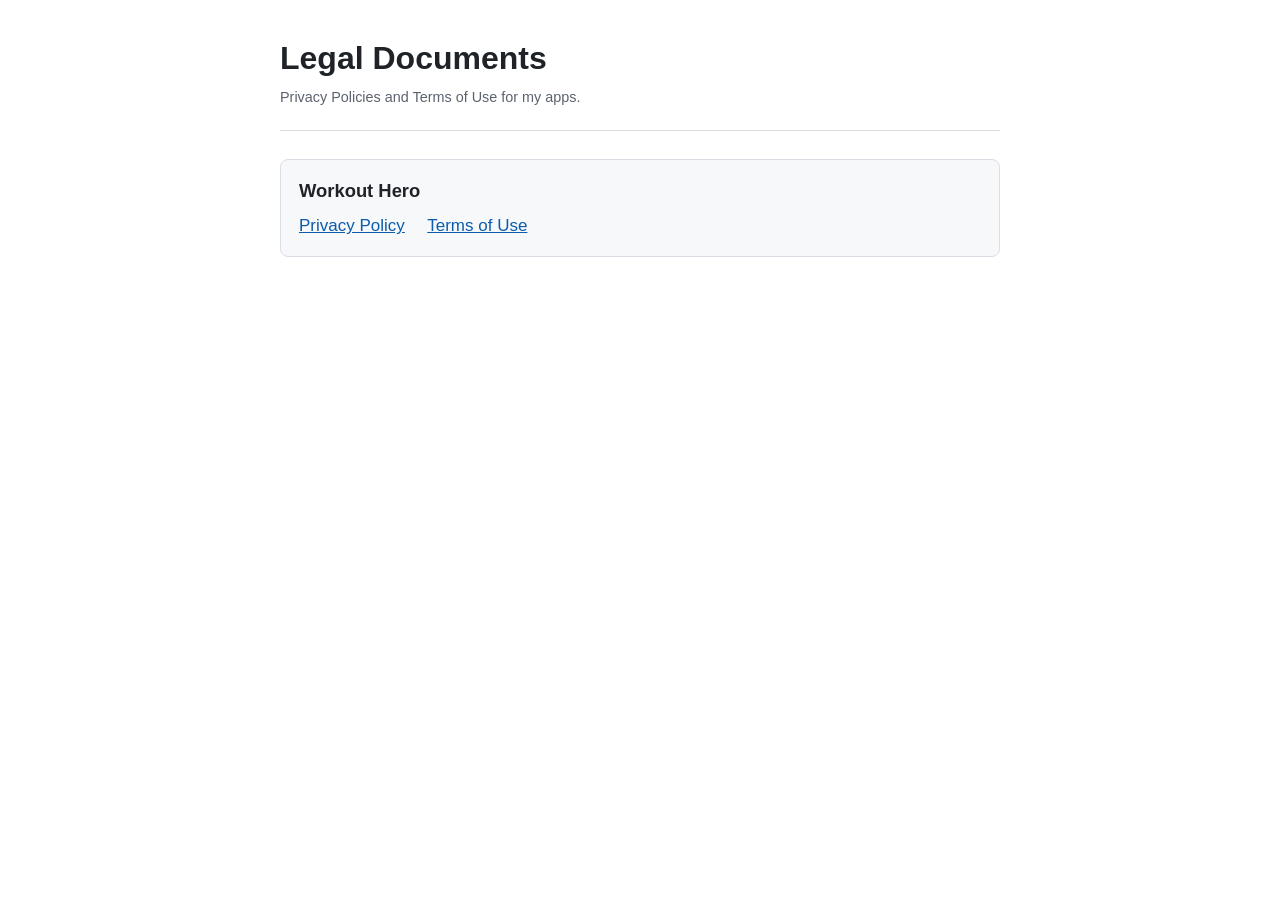
<file: index.html>
<!DOCTYPE html>
<html lang="en">
<head>
  <meta charset="utf-8">
  <meta name="viewport" content="width=device-width, initial-scale=1">
  <title>App Legal Documents</title>
  <link rel="stylesheet" href="assets/style.css">
</head>
<body>
  <main class="container">
    <header>
      <h1>Legal Documents</h1>
      <p class="updated">Privacy Policies and Terms of Use for my apps.</p>
    </header>

    <ul class="app-list">
      <li>
        <h2>Workout Hero</h2>
        <a href="workout-hero/privacy/">Privacy Policy</a>
        <a href="workout-hero/terms/">Terms of Use</a>
      </li>
      <!-- Add new apps here (copy the <li> block above). -->
    </ul>
  </main>
</body>
</html>
</file>
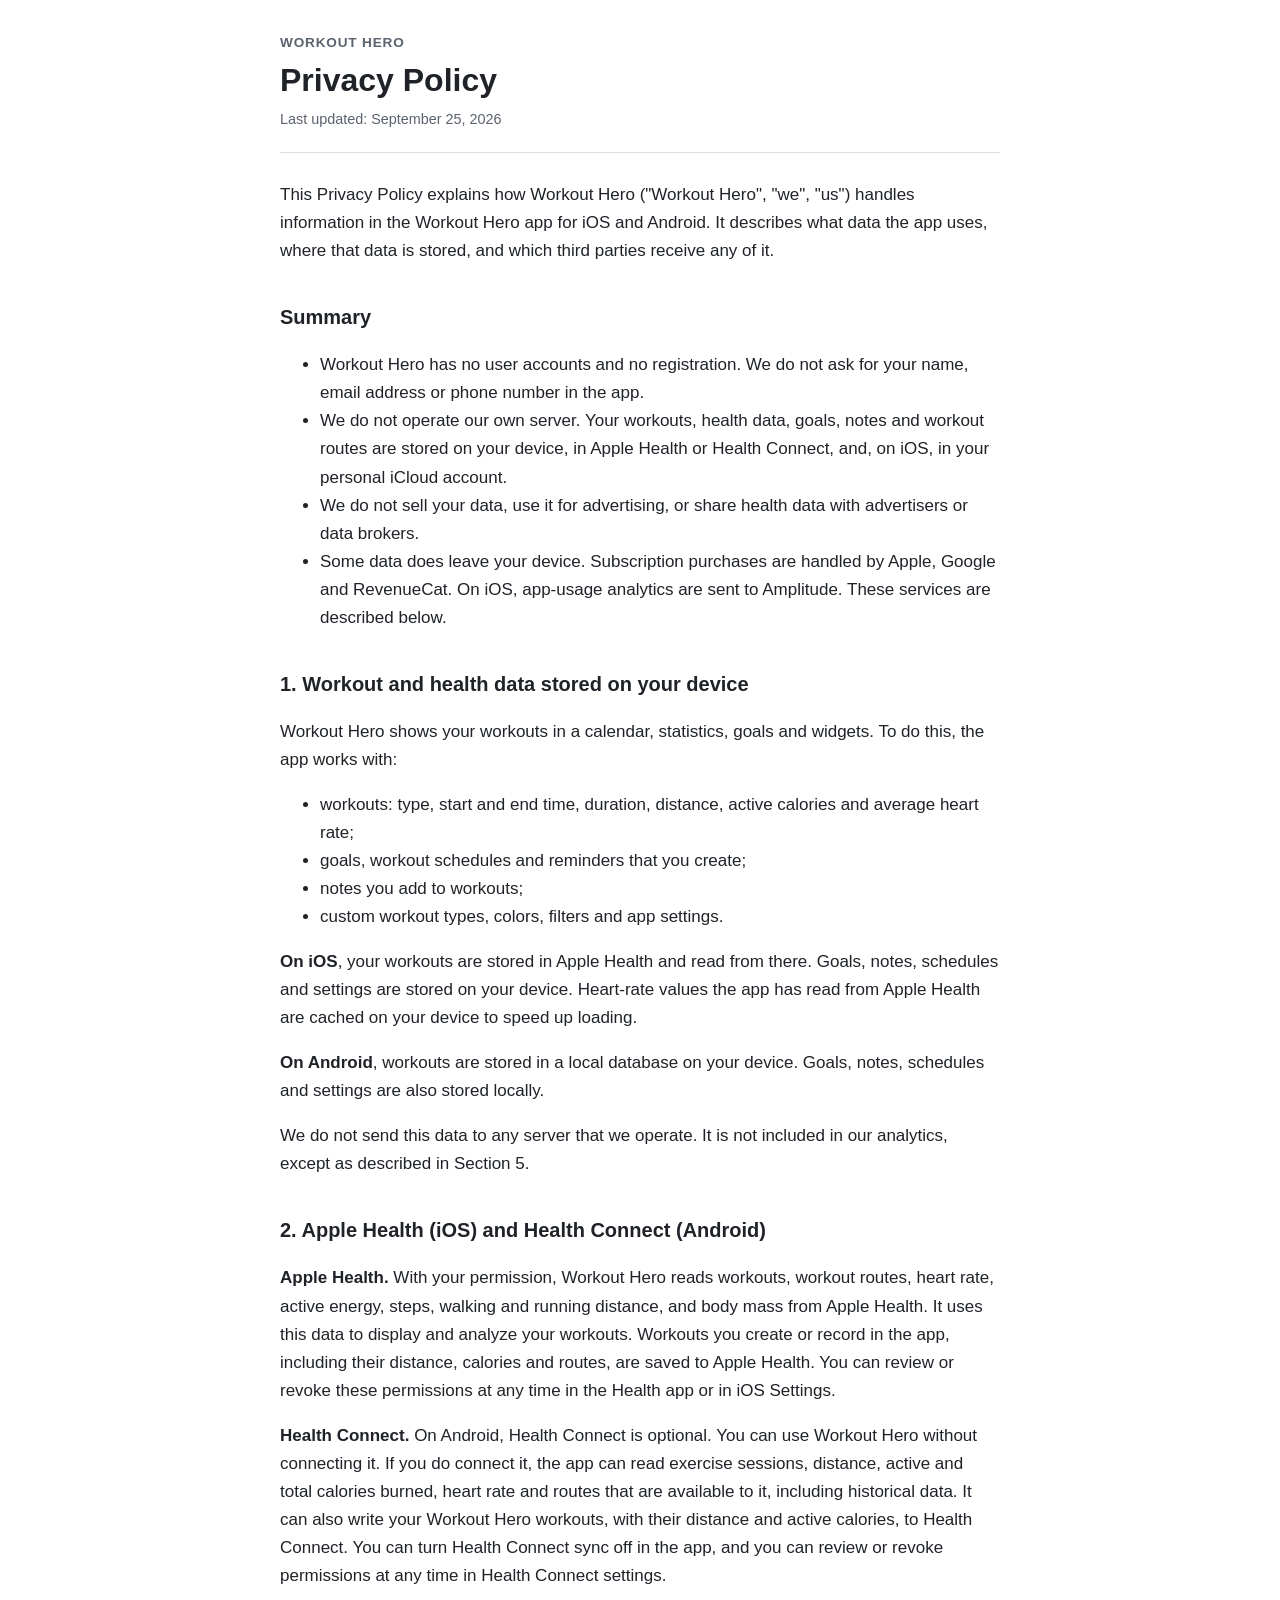
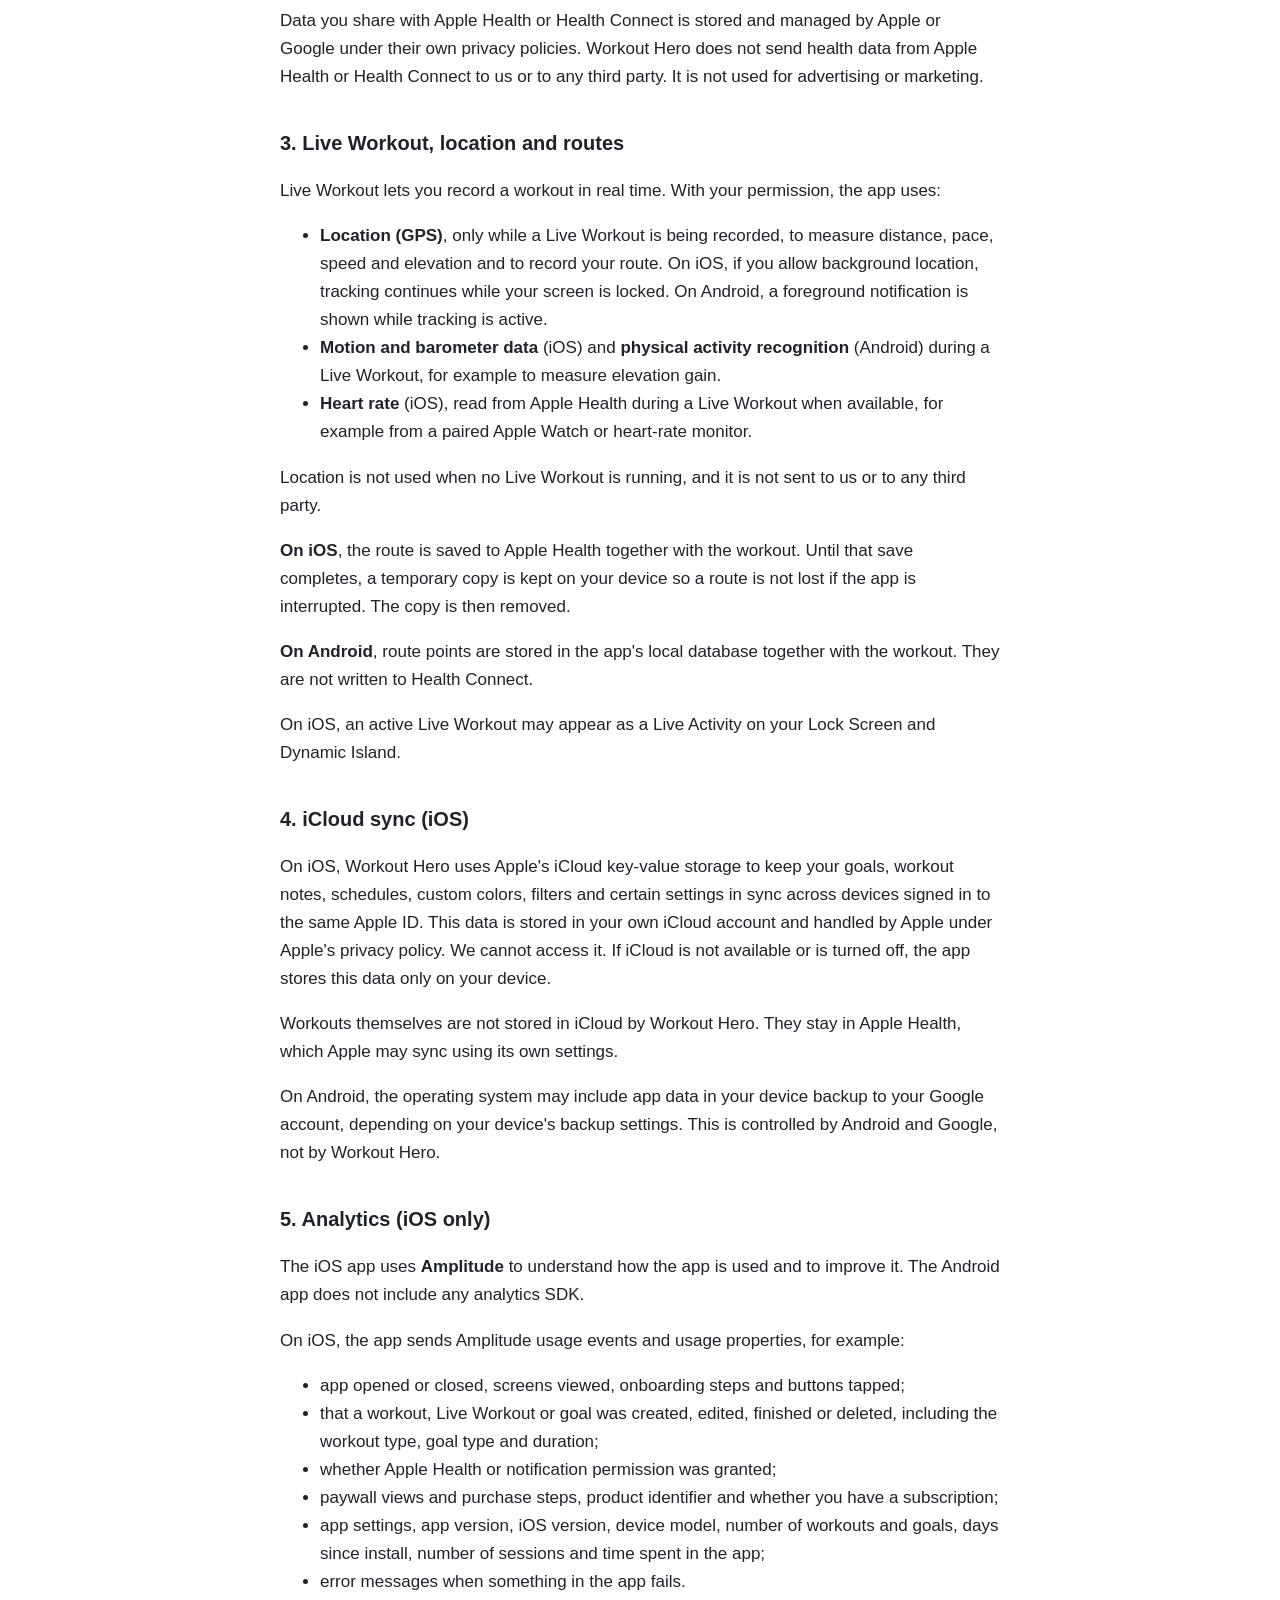
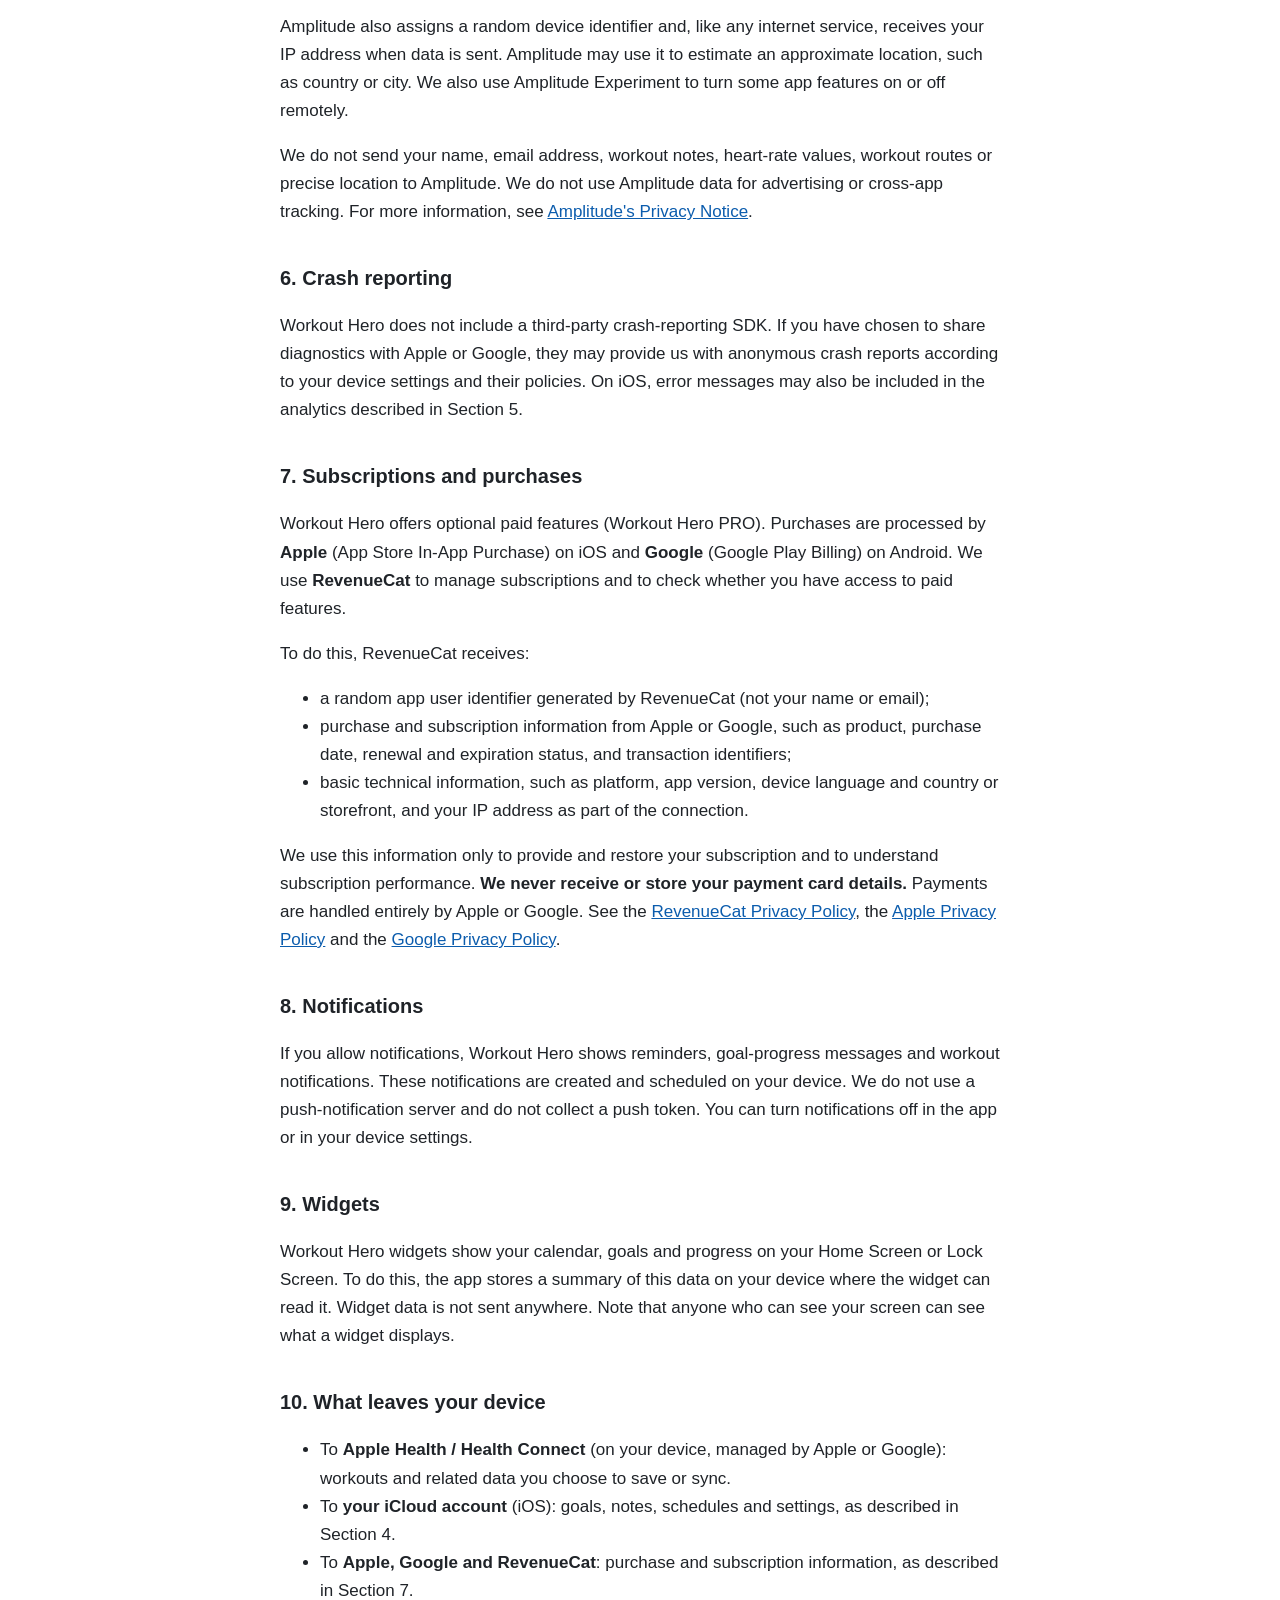
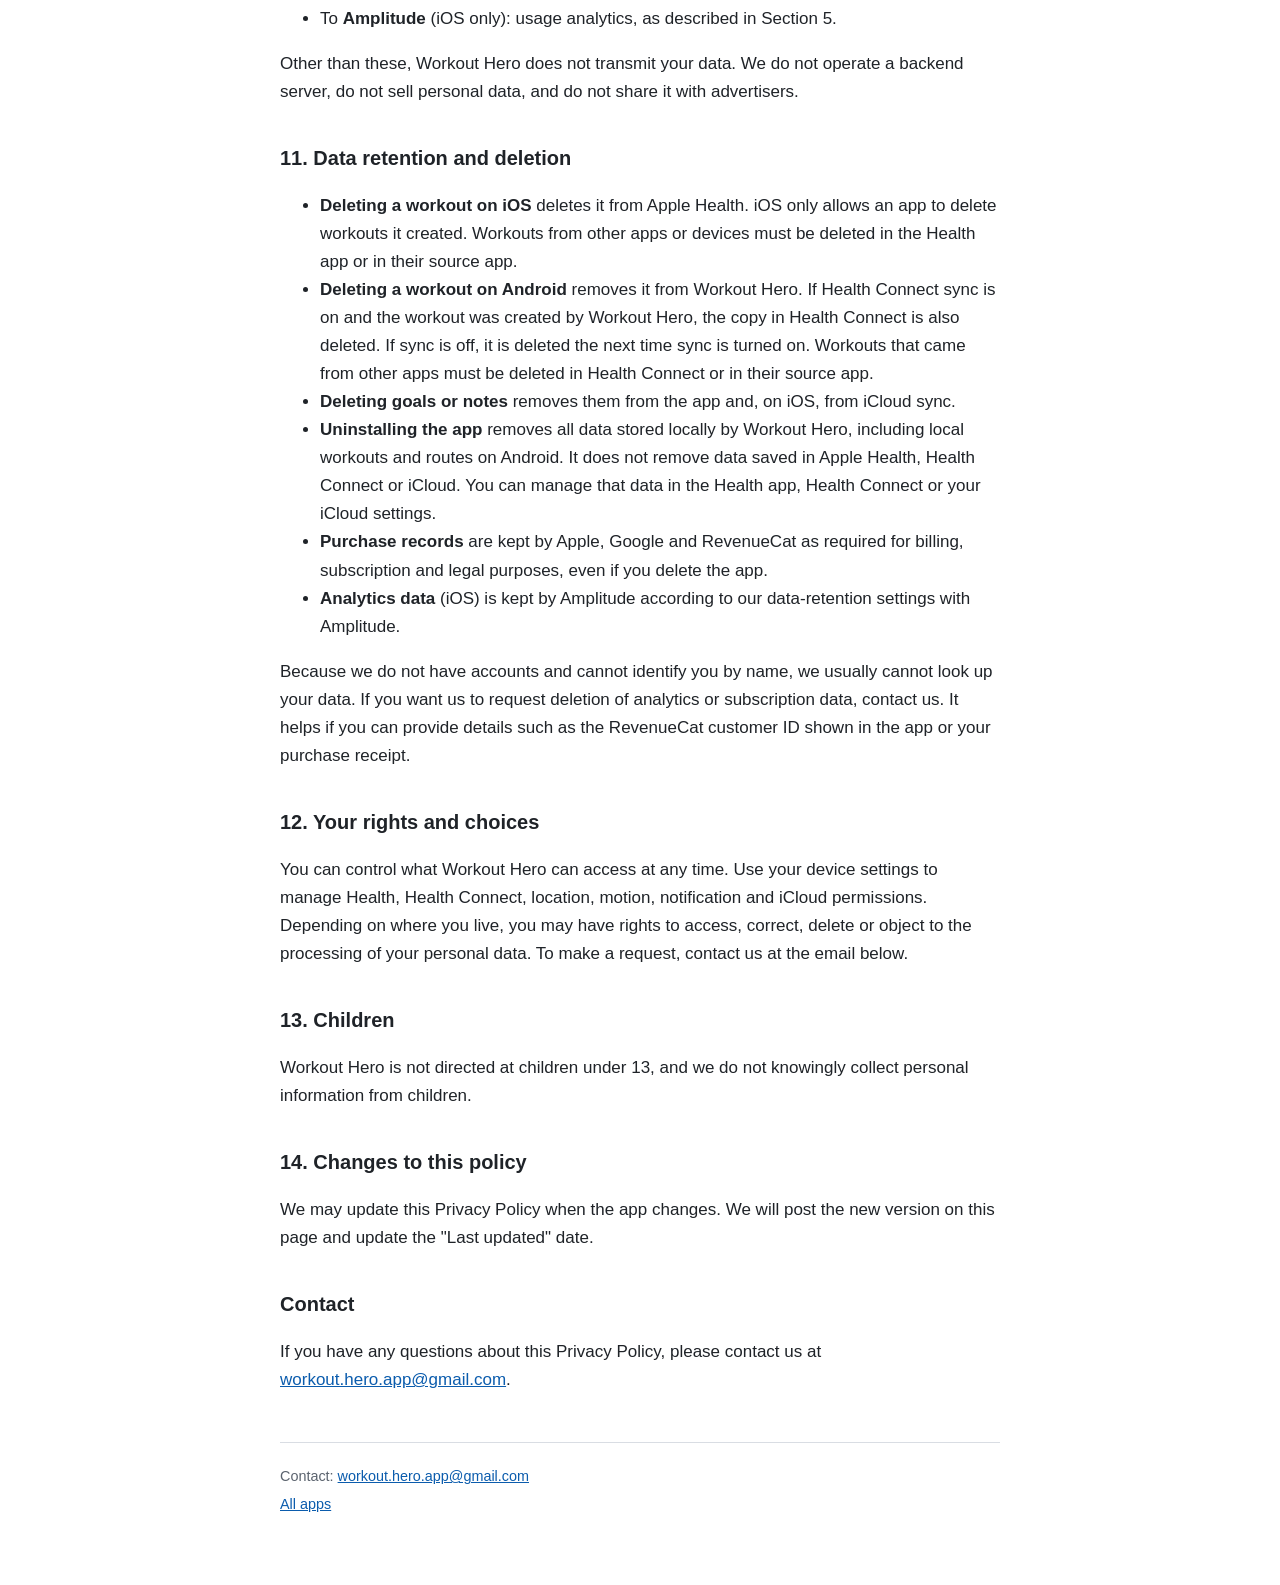
<file: workout-hero/privacy/index.html>
<!DOCTYPE html>
<html lang="en">
<head>
  <meta charset="utf-8">
  <meta name="viewport" content="width=device-width, initial-scale=1">
  <title>Privacy Policy – Workout Hero</title>
  <link rel="stylesheet" href="../../assets/style.css">
</head>
<body>
  <main class="container">
    <header>
      <p class="app-name">Workout Hero</p>
      <h1>Privacy Policy</h1>
      <p class="updated">Last updated: September 25, 2026</p>
    </header>

    <article>
      <p>This Privacy Policy explains how Workout Hero ("Workout Hero", "we", "us") handles information in the Workout Hero app for iOS and Android. It describes what data the app uses, where that data is stored, and which third parties receive any of it.</p>

      <h2>Summary</h2>
      <ul>
        <li>Workout Hero has no user accounts and no registration. We do not ask for your name, email address or phone number in the app.</li>
        <li>We do not operate our own server. Your workouts, health data, goals, notes and workout routes are stored on your device, in Apple Health or Health Connect, and, on iOS, in your personal iCloud account.</li>
        <li>We do not sell your data, use it for advertising, or share health data with advertisers or data brokers.</li>
        <li>Some data does leave your device. Subscription purchases are handled by Apple, Google and RevenueCat. On iOS, app-usage analytics are sent to Amplitude. These services are described below.</li>
      </ul>

      <h2>1. Workout and health data stored on your device</h2>
      <p>Workout Hero shows your workouts in a calendar, statistics, goals and widgets. To do this, the app works with:</p>
      <ul>
        <li>workouts: type, start and end time, duration, distance, active calories and average heart rate;</li>
        <li>goals, workout schedules and reminders that you create;</li>
        <li>notes you add to workouts;</li>
        <li>custom workout types, colors, filters and app settings.</li>
      </ul>
      <p><strong>On iOS</strong>, your workouts are stored in Apple Health and read from there. Goals, notes, schedules and settings are stored on your device. Heart-rate values the app has read from Apple Health are cached on your device to speed up loading.</p>
      <p><strong>On Android</strong>, workouts are stored in a local database on your device. Goals, notes, schedules and settings are also stored locally.</p>
      <p>We do not send this data to any server that we operate. It is not included in our analytics, except as described in Section 5.</p>

      <h2>2. Apple Health (iOS) and Health Connect (Android)</h2>
      <p><strong>Apple Health.</strong> With your permission, Workout Hero reads workouts, workout routes, heart rate, active energy, steps, walking and running distance, and body mass from Apple Health. It uses this data to display and analyze your workouts. Workouts you create or record in the app, including their distance, calories and routes, are saved to Apple Health. You can review or revoke these permissions at any time in the Health app or in iOS Settings.</p>
      <p><strong>Health Connect.</strong> On Android, Health Connect is optional. You can use Workout Hero without connecting it. If you do connect it, the app can read exercise sessions, distance, active and total calories burned, heart rate and routes that are available to it, including historical data. It can also write your Workout Hero workouts, with their distance and active calories, to Health Connect. You can turn Health Connect sync off in the app, and you can review or revoke permissions at any time in Health Connect settings.</p>
      <p>Data you share with Apple Health or Health Connect is stored and managed by Apple or Google under their own privacy policies. Workout Hero does not send health data from Apple Health or Health Connect to us or to any third party. It is not used for advertising or marketing.</p>

      <h2>3. Live Workout, location and routes</h2>
      <p>Live Workout lets you record a workout in real time. With your permission, the app uses:</p>
      <ul>
        <li><strong>Location (GPS)</strong>, only while a Live Workout is being recorded, to measure distance, pace, speed and elevation and to record your route. On iOS, if you allow background location, tracking continues while your screen is locked. On Android, a foreground notification is shown while tracking is active.</li>
        <li><strong>Motion and barometer data</strong> (iOS) and <strong>physical activity recognition</strong> (Android) during a Live Workout, for example to measure elevation gain.</li>
        <li><strong>Heart rate</strong> (iOS), read from Apple Health during a Live Workout when available, for example from a paired Apple Watch or heart-rate monitor.</li>
      </ul>
      <p>Location is not used when no Live Workout is running, and it is not sent to us or to any third party.</p>
      <p><strong>On iOS</strong>, the route is saved to Apple Health together with the workout. Until that save completes, a temporary copy is kept on your device so a route is not lost if the app is interrupted. The copy is then removed.</p>
      <p><strong>On Android</strong>, route points are stored in the app's local database together with the workout. They are not written to Health Connect.</p>
      <p>On iOS, an active Live Workout may appear as a Live Activity on your Lock Screen and Dynamic Island.</p>

      <h2>4. iCloud sync (iOS)</h2>
      <p>On iOS, Workout Hero uses Apple's iCloud key-value storage to keep your goals, workout notes, schedules, custom colors, filters and certain settings in sync across devices signed in to the same Apple ID. This data is stored in your own iCloud account and handled by Apple under Apple's privacy policy. We cannot access it. If iCloud is not available or is turned off, the app stores this data only on your device.</p>
      <p>Workouts themselves are not stored in iCloud by Workout Hero. They stay in Apple Health, which Apple may sync using its own settings.</p>
      <p>On Android, the operating system may include app data in your device backup to your Google account, depending on your device's backup settings. This is controlled by Android and Google, not by Workout Hero.</p>

      <h2>5. Analytics (iOS only)</h2>
      <p>The iOS app uses <strong>Amplitude</strong> to understand how the app is used and to improve it. The Android app does not include any analytics SDK.</p>
      <p>On iOS, the app sends Amplitude usage events and usage properties, for example:</p>
      <ul>
        <li>app opened or closed, screens viewed, onboarding steps and buttons tapped;</li>
        <li>that a workout, Live Workout or goal was created, edited, finished or deleted, including the workout type, goal type and duration;</li>
        <li>whether Apple Health or notification permission was granted;</li>
        <li>paywall views and purchase steps, product identifier and whether you have a subscription;</li>
        <li>app settings, app version, iOS version, device model, number of workouts and goals, days since install, number of sessions and time spent in the app;</li>
        <li>error messages when something in the app fails.</li>
      </ul>
      <p>Amplitude also assigns a random device identifier and, like any internet service, receives your IP address when data is sent. Amplitude may use it to estimate an approximate location, such as country or city. We also use Amplitude Experiment to turn some app features on or off remotely.</p>
      <p>We do not send your name, email address, workout notes, heart-rate values, workout routes or precise location to Amplitude. We do not use Amplitude data for advertising or cross-app tracking. For more information, see <a href="https://amplitude.com/privacy">Amplitude's Privacy Notice</a>.</p>

      <h2>6. Crash reporting</h2>
      <p>Workout Hero does not include a third-party crash-reporting SDK. If you have chosen to share diagnostics with Apple or Google, they may provide us with anonymous crash reports according to your device settings and their policies. On iOS, error messages may also be included in the analytics described in Section 5.</p>

      <h2>7. Subscriptions and purchases</h2>
      <p>Workout Hero offers optional paid features (Workout Hero PRO). Purchases are processed by <strong>Apple</strong> (App Store In-App Purchase) on iOS and <strong>Google</strong> (Google Play Billing) on Android. We use <strong>RevenueCat</strong> to manage subscriptions and to check whether you have access to paid features.</p>
      <p>To do this, RevenueCat receives:</p>
      <ul>
        <li>a random app user identifier generated by RevenueCat (not your name or email);</li>
        <li>purchase and subscription information from Apple or Google, such as product, purchase date, renewal and expiration status, and transaction identifiers;</li>
        <li>basic technical information, such as platform, app version, device language and country or storefront, and your IP address as part of the connection.</li>
      </ul>
      <p>We use this information only to provide and restore your subscription and to understand subscription performance. <strong>We never receive or store your payment card details.</strong> Payments are handled entirely by Apple or Google. See the <a href="https://www.revenuecat.com/privacy">RevenueCat Privacy Policy</a>, the <a href="https://www.apple.com/legal/privacy/">Apple Privacy Policy</a> and the <a href="https://policies.google.com/privacy">Google Privacy Policy</a>.</p>

      <h2>8. Notifications</h2>
      <p>If you allow notifications, Workout Hero shows reminders, goal-progress messages and workout notifications. These notifications are created and scheduled on your device. We do not use a push-notification server and do not collect a push token. You can turn notifications off in the app or in your device settings.</p>

      <h2>9. Widgets</h2>
      <p>Workout Hero widgets show your calendar, goals and progress on your Home Screen or Lock Screen. To do this, the app stores a summary of this data on your device where the widget can read it. Widget data is not sent anywhere. Note that anyone who can see your screen can see what a widget displays.</p>

      <h2>10. What leaves your device</h2>
      <ul>
        <li>To <strong>Apple Health / Health Connect</strong> (on your device, managed by Apple or Google): workouts and related data you choose to save or sync.</li>
        <li>To <strong>your iCloud account</strong> (iOS): goals, notes, schedules and settings, as described in Section 4.</li>
        <li>To <strong>Apple, Google and RevenueCat</strong>: purchase and subscription information, as described in Section 7.</li>
        <li>To <strong>Amplitude</strong> (iOS only): usage analytics, as described in Section 5.</li>
      </ul>
      <p>Other than these, Workout Hero does not transmit your data. We do not operate a backend server, do not sell personal data, and do not share it with advertisers.</p>

      <h2>11. Data retention and deletion</h2>
      <ul>
        <li><strong>Deleting a workout on iOS</strong> deletes it from Apple Health. iOS only allows an app to delete workouts it created. Workouts from other apps or devices must be deleted in the Health app or in their source app.</li>
        <li><strong>Deleting a workout on Android</strong> removes it from Workout Hero. If Health Connect sync is on and the workout was created by Workout Hero, the copy in Health Connect is also deleted. If sync is off, it is deleted the next time sync is turned on. Workouts that came from other apps must be deleted in Health Connect or in their source app.</li>
        <li><strong>Deleting goals or notes</strong> removes them from the app and, on iOS, from iCloud sync.</li>
        <li><strong>Uninstalling the app</strong> removes all data stored locally by Workout Hero, including local workouts and routes on Android. It does not remove data saved in Apple Health, Health Connect or iCloud. You can manage that data in the Health app, Health Connect or your iCloud settings.</li>
        <li><strong>Purchase records</strong> are kept by Apple, Google and RevenueCat as required for billing, subscription and legal purposes, even if you delete the app.</li>
        <li><strong>Analytics data</strong> (iOS) is kept by Amplitude according to our data-retention settings with Amplitude.</li>
      </ul>
      <p>Because we do not have accounts and cannot identify you by name, we usually cannot look up your data. If you want us to request deletion of analytics or subscription data, contact us. It helps if you can provide details such as the RevenueCat customer ID shown in the app or your purchase receipt.</p>

      <h2>12. Your rights and choices</h2>
      <p>You can control what Workout Hero can access at any time. Use your device settings to manage Health, Health Connect, location, motion, notification and iCloud permissions. Depending on where you live, you may have rights to access, correct, delete or object to the processing of your personal data. To make a request, contact us at the email below.</p>

      <h2>13. Children</h2>
      <p>Workout Hero is not directed at children under 13, and we do not knowingly collect personal information from children.</p>

      <h2>14. Changes to this policy</h2>
      <p>We may update this Privacy Policy when the app changes. We will post the new version on this page and update the "Last updated" date.</p>

      <h2>Contact</h2>
      <p>If you have any questions about this Privacy Policy, please contact us at
        <a href="mailto:workout.hero.app@gmail.com">workout.hero.app@gmail.com</a>.</p>
    </article>

    <footer>
      <p>Contact: <a href="mailto:workout.hero.app@gmail.com">workout.hero.app@gmail.com</a></p>
      <p><a href="../../">All apps</a></p>
    </footer>
  </main>
</body>
</html>
</file>
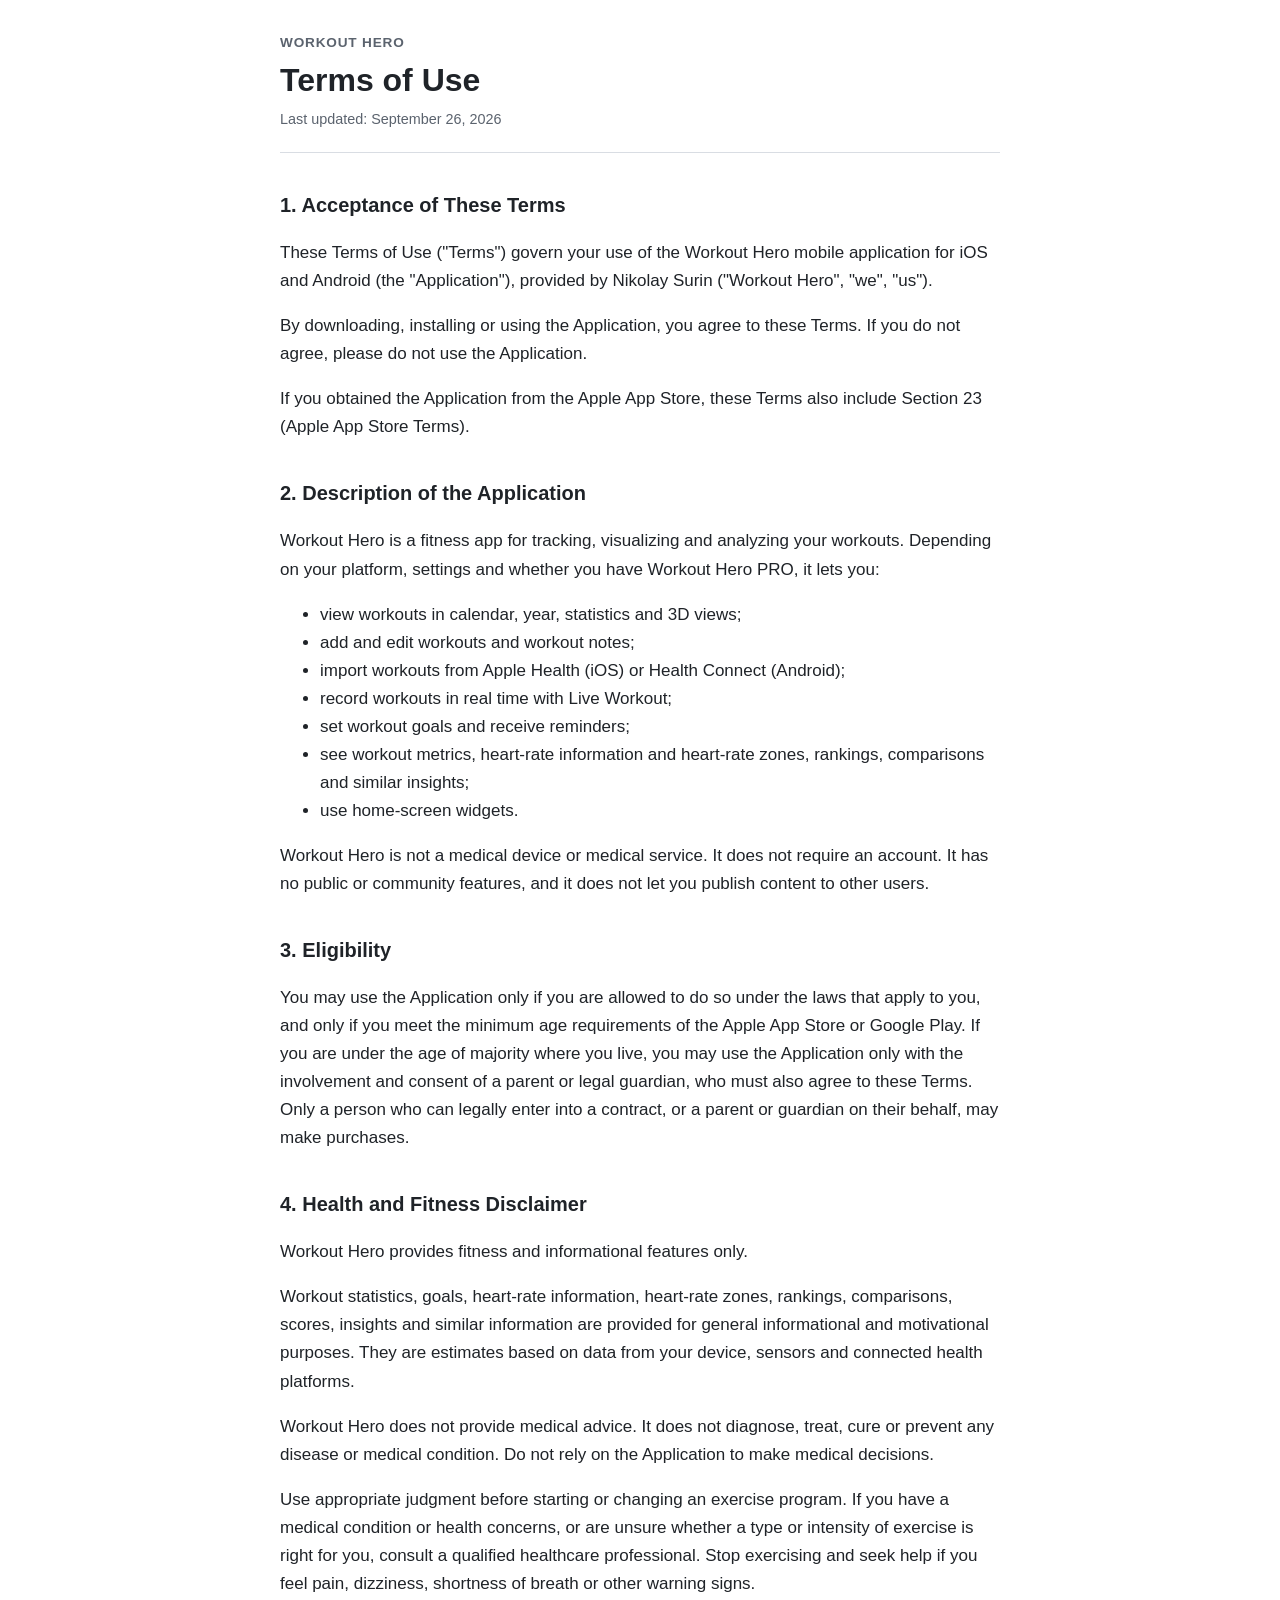
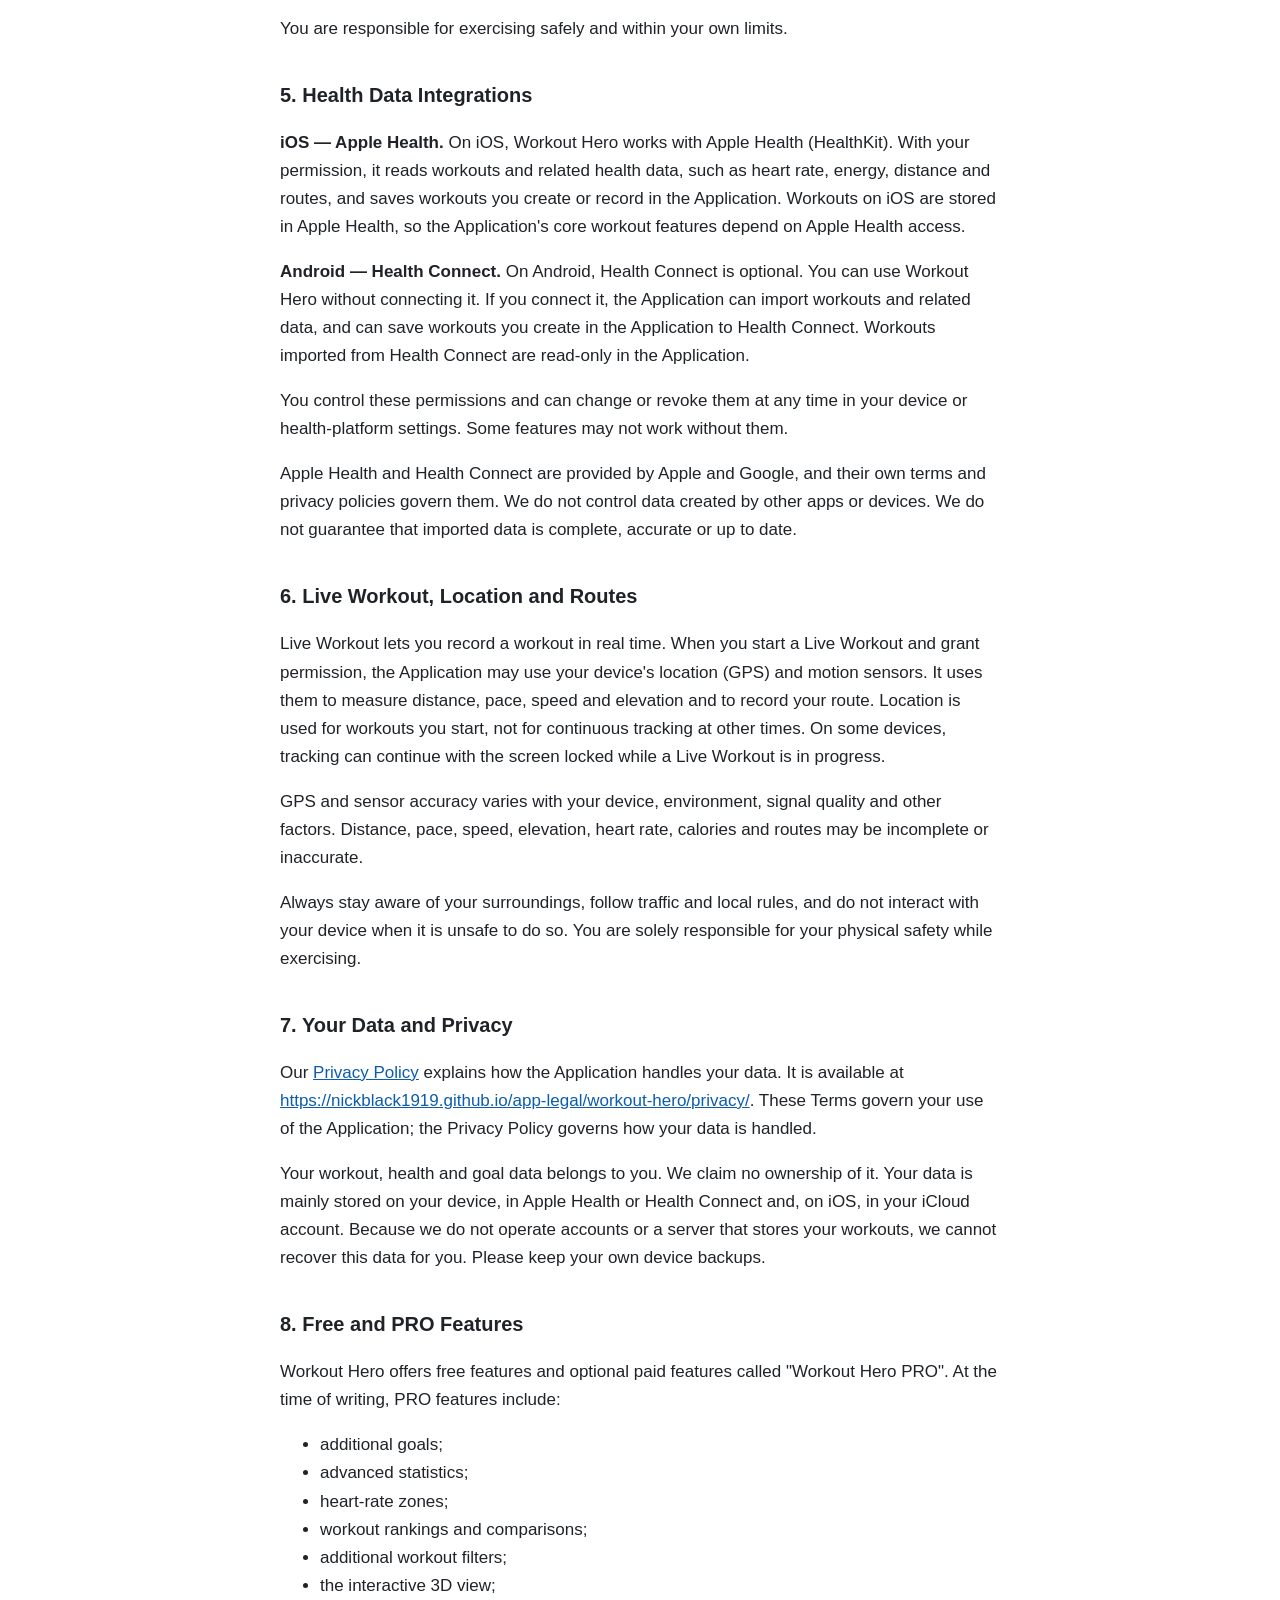
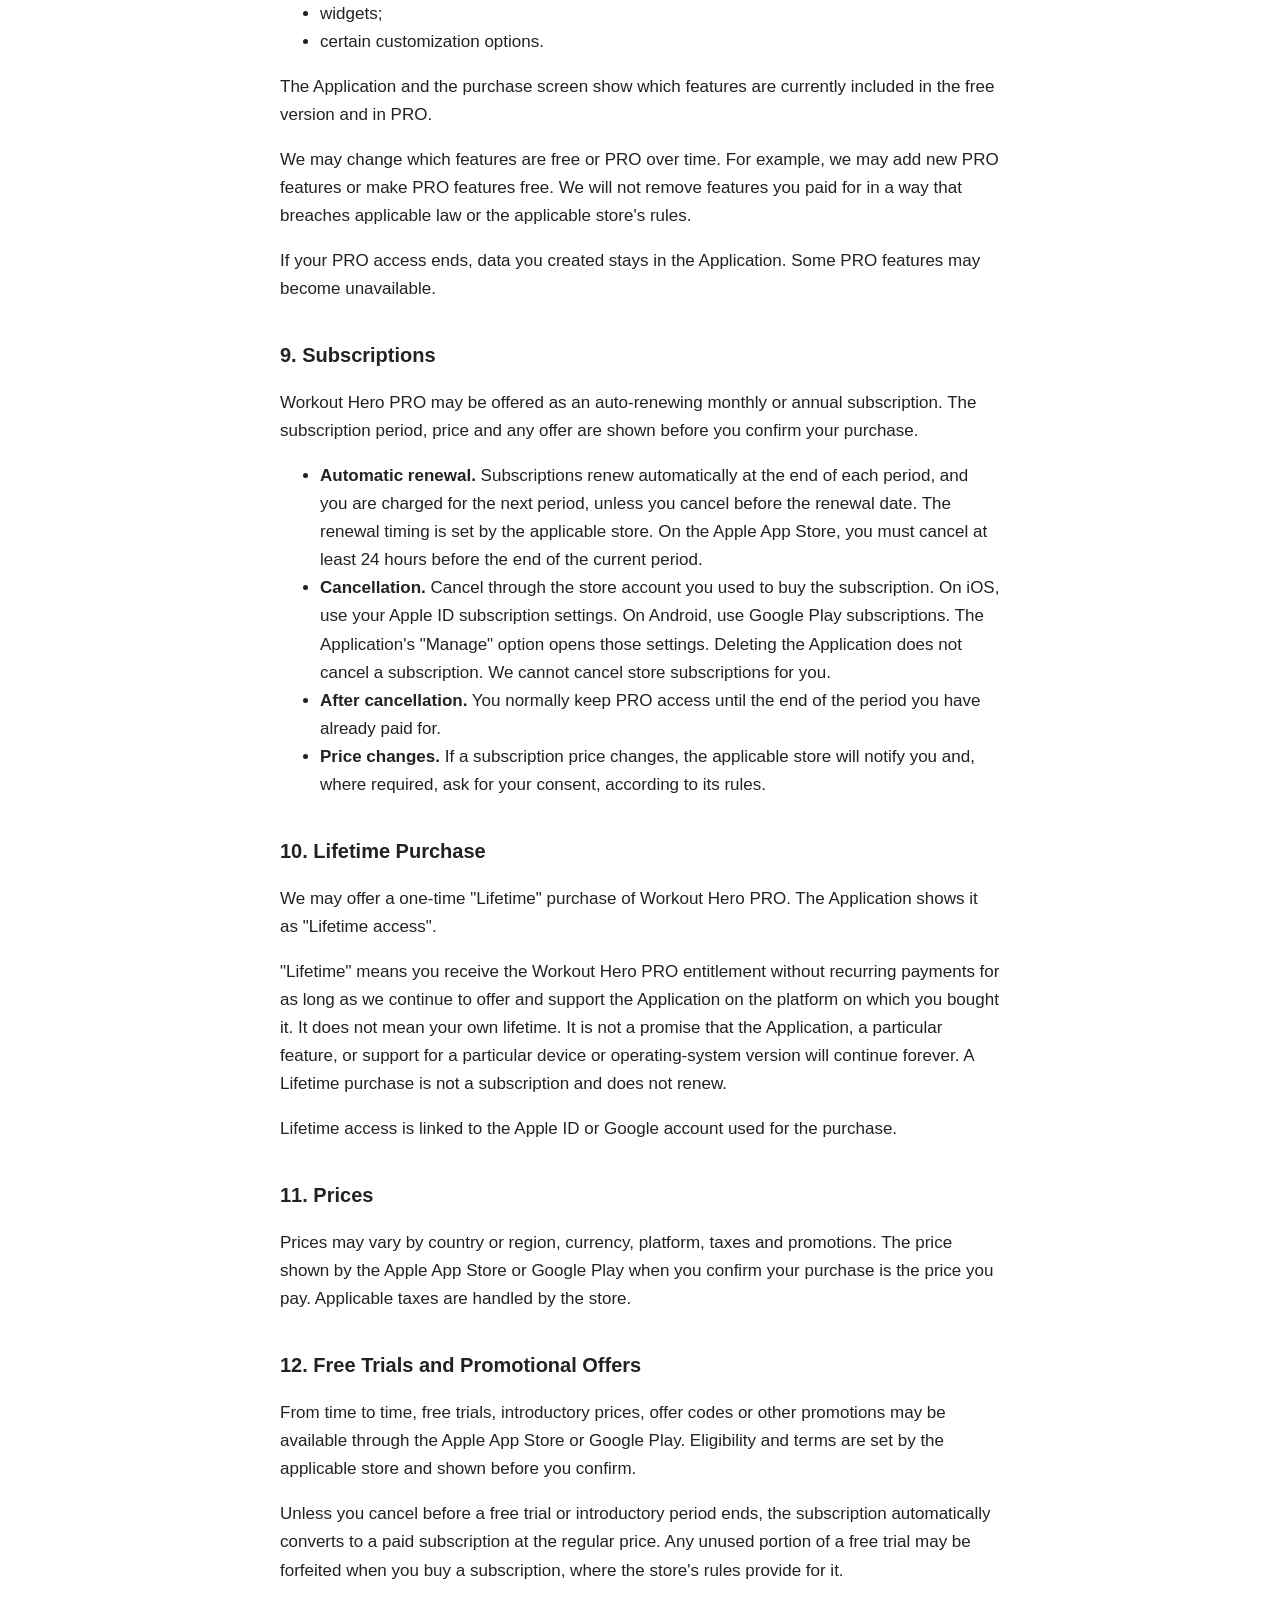
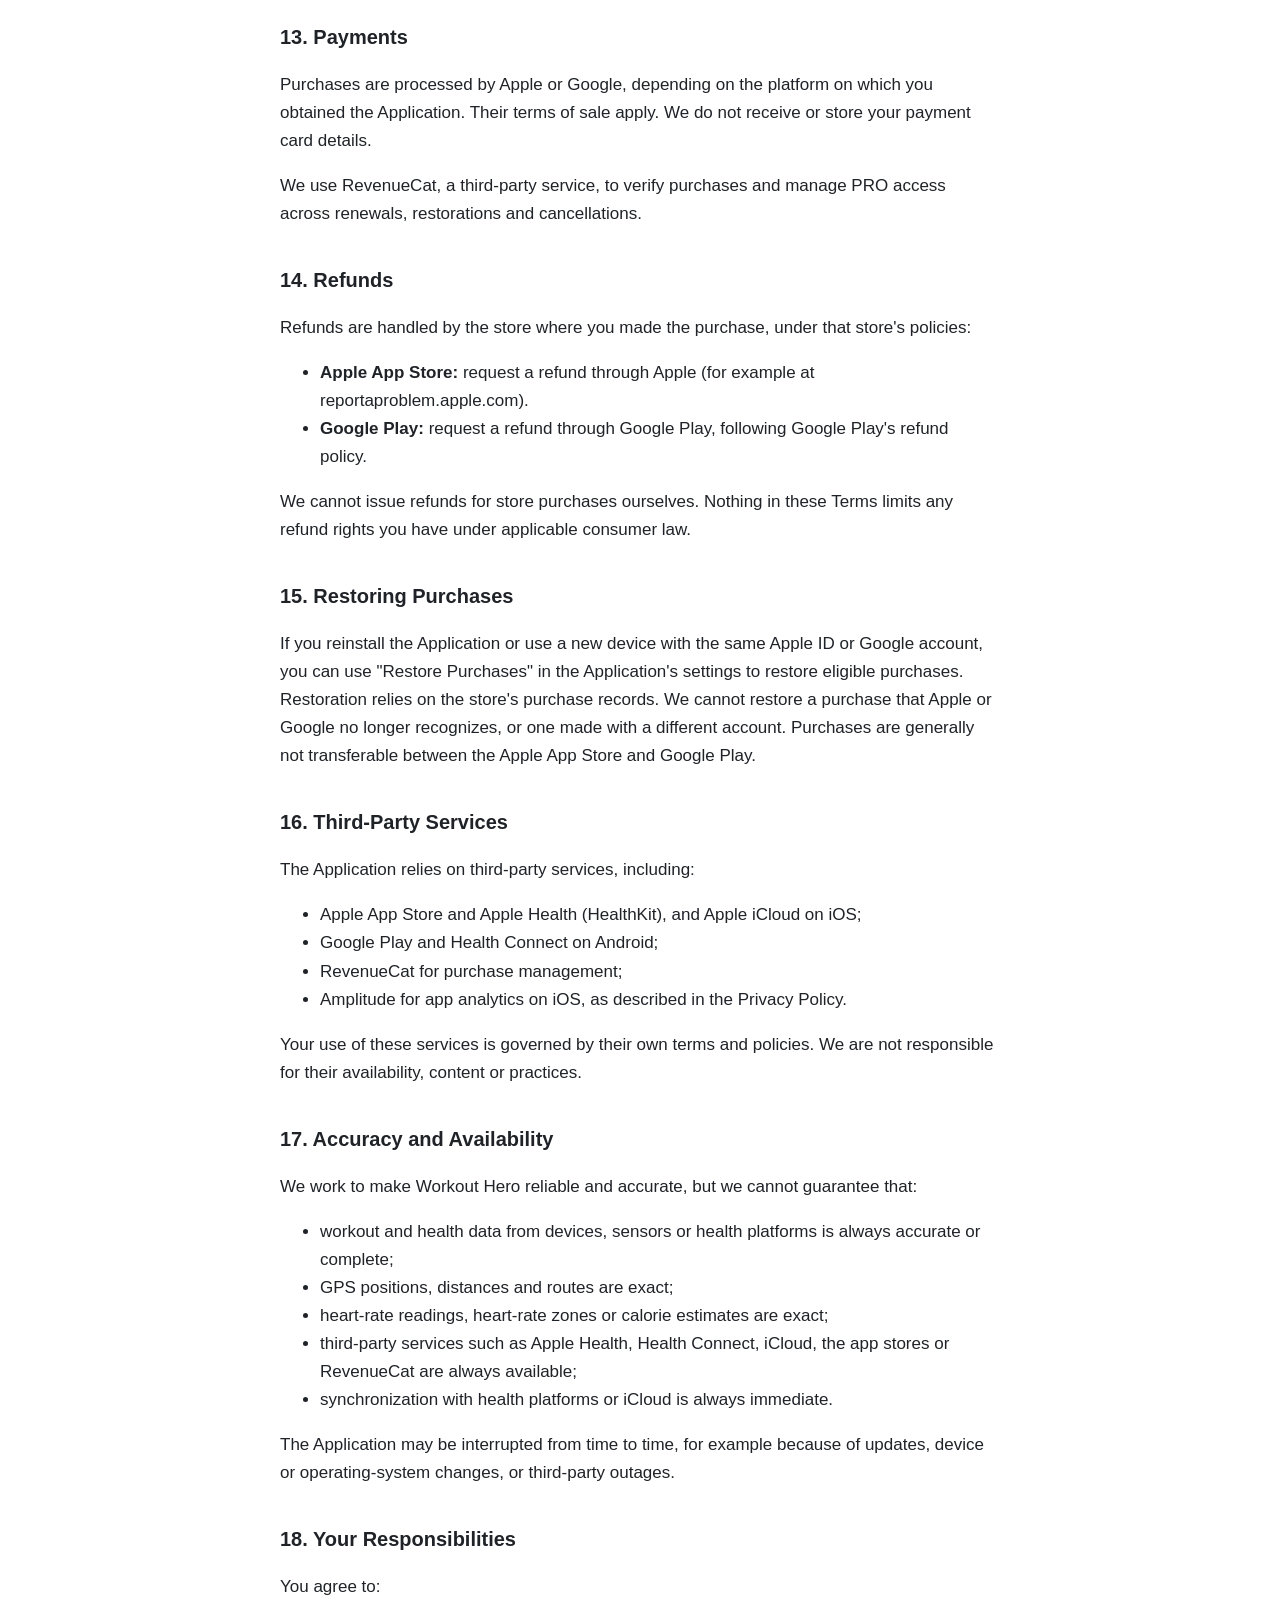
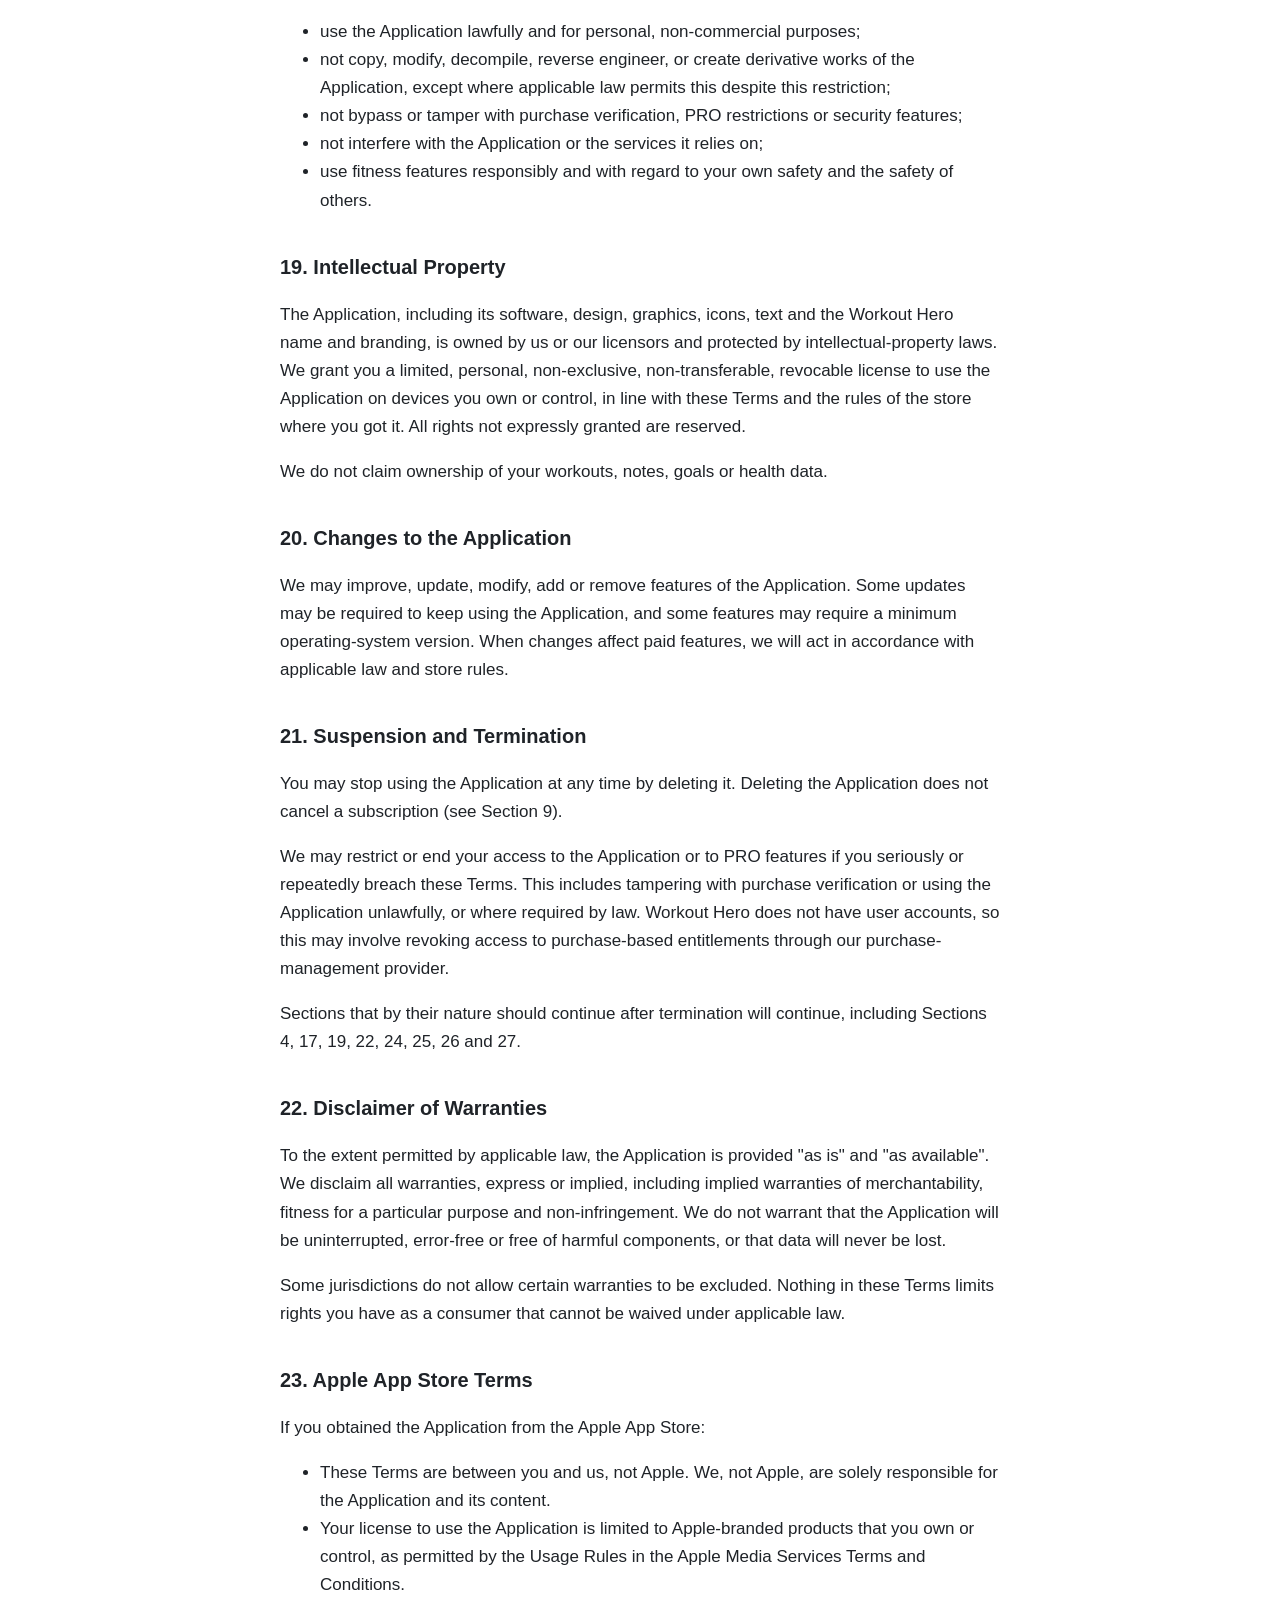
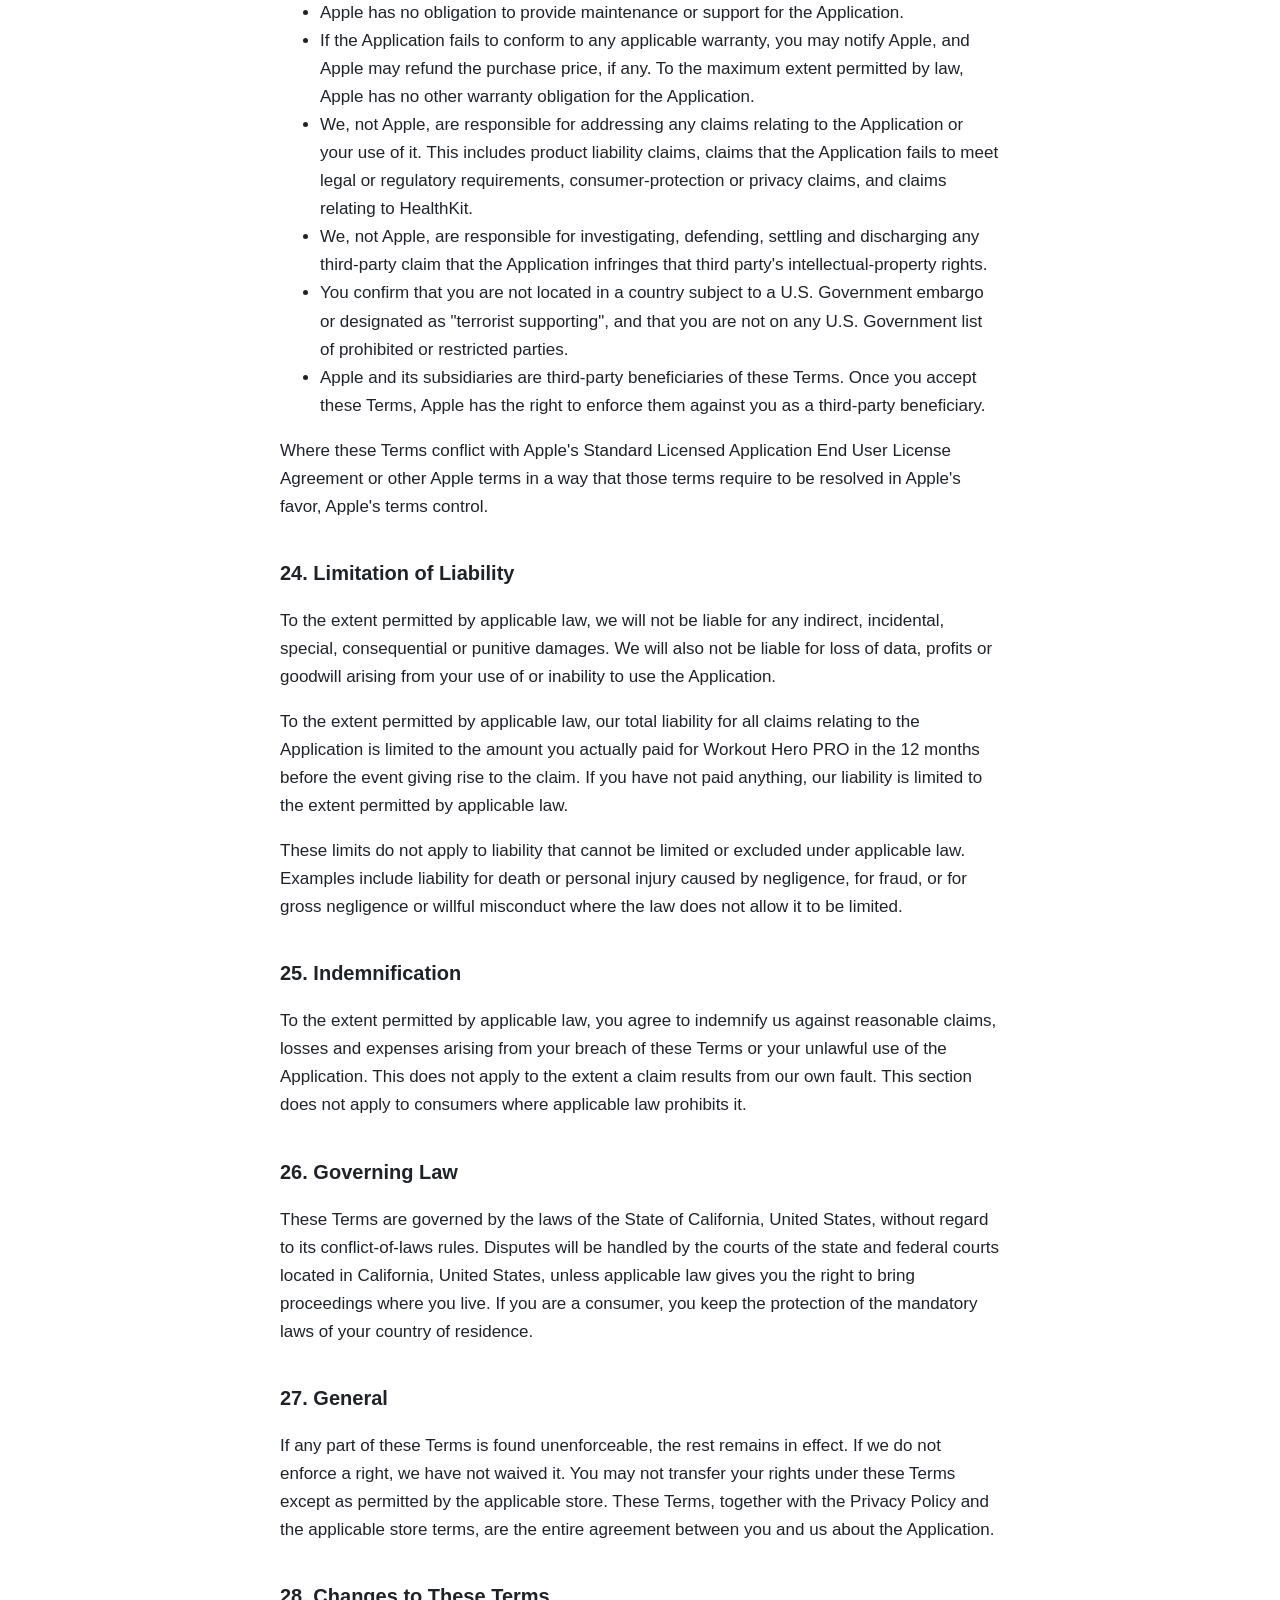
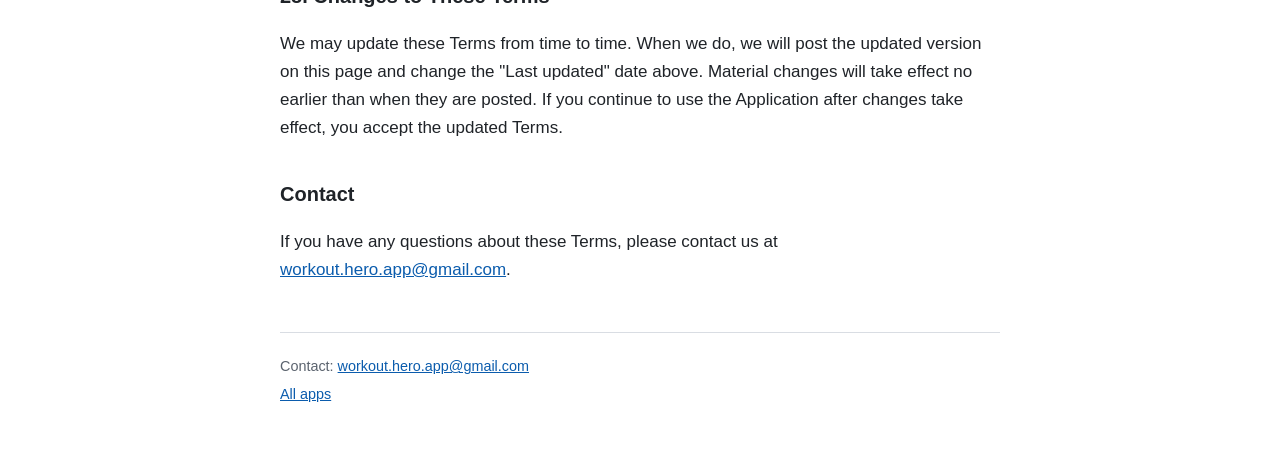
<file: workout-hero/terms/index.html>
<!DOCTYPE html>
<html lang="en">
<head>
  <meta charset="utf-8">
  <meta name="viewport" content="width=device-width, initial-scale=1">
  <title>Terms of Use – Workout Hero</title>
  <link rel="stylesheet" href="../../assets/style.css">
</head>
<body>
  <main class="container">
    <header>
      <p class="app-name">Workout Hero</p>
      <h1>Terms of Use</h1>
      <p class="updated">Last updated: September 26, 2026</p>
    </header>

    <article>
      <h2>1. Acceptance of These Terms</h2>
      <p>These Terms of Use ("Terms") govern your use of the Workout Hero mobile application for iOS and Android (the "Application"), provided by Nikolay Surin ("Workout Hero", "we", "us").</p>
      <p>By downloading, installing or using the Application, you agree to these Terms. If you do not agree, please do not use the Application.</p>
      <p>If you obtained the Application from the Apple App Store, these Terms also include Section 23 (Apple App Store Terms).</p>

      <h2>2. Description of the Application</h2>
      <p>Workout Hero is a fitness app for tracking, visualizing and analyzing your workouts. Depending on your platform, settings and whether you have Workout Hero PRO, it lets you:</p>
      <ul>
        <li>view workouts in calendar, year, statistics and 3D views;</li>
        <li>add and edit workouts and workout notes;</li>
        <li>import workouts from Apple Health (iOS) or Health Connect (Android);</li>
        <li>record workouts in real time with Live Workout;</li>
        <li>set workout goals and receive reminders;</li>
        <li>see workout metrics, heart-rate information and heart-rate zones, rankings, comparisons and similar insights;</li>
        <li>use home-screen widgets.</li>
      </ul>
      <p>Workout Hero is not a medical device or medical service. It does not require an account. It has no public or community features, and it does not let you publish content to other users.</p>

      <h2>3. Eligibility</h2>
      <p>You may use the Application only if you are allowed to do so under the laws that apply to you, and only if you meet the minimum age requirements of the Apple App Store or Google Play. If you are under the age of majority where you live, you may use the Application only with the involvement and consent of a parent or legal guardian, who must also agree to these Terms. Only a person who can legally enter into a contract, or a parent or guardian on their behalf, may make purchases.</p>

      <h2>4. Health and Fitness Disclaimer</h2>
      <p>Workout Hero provides fitness and informational features only.</p>
      <p>Workout statistics, goals, heart-rate information, heart-rate zones, rankings, comparisons, scores, insights and similar information are provided for general informational and motivational purposes. They are estimates based on data from your device, sensors and connected health platforms.</p>
      <p>Workout Hero does not provide medical advice. It does not diagnose, treat, cure or prevent any disease or medical condition. Do not rely on the Application to make medical decisions.</p>
      <p>Use appropriate judgment before starting or changing an exercise program. If you have a medical condition or health concerns, or are unsure whether a type or intensity of exercise is right for you, consult a qualified healthcare professional. Stop exercising and seek help if you feel pain, dizziness, shortness of breath or other warning signs.</p>
      <p>You are responsible for exercising safely and within your own limits.</p>

      <h2>5. Health Data Integrations</h2>
      <p><strong>iOS — Apple Health.</strong> On iOS, Workout Hero works with Apple Health (HealthKit). With your permission, it reads workouts and related health data, such as heart rate, energy, distance and routes, and saves workouts you create or record in the Application. Workouts on iOS are stored in Apple Health, so the Application's core workout features depend on Apple Health access.</p>
      <p><strong>Android — Health Connect.</strong> On Android, Health Connect is optional. You can use Workout Hero without connecting it. If you connect it, the Application can import workouts and related data, and can save workouts you create in the Application to Health Connect. Workouts imported from Health Connect are read-only in the Application.</p>
      <p>You control these permissions and can change or revoke them at any time in your device or health-platform settings. Some features may not work without them.</p>
      <p>Apple Health and Health Connect are provided by Apple and Google, and their own terms and privacy policies govern them. We do not control data created by other apps or devices. We do not guarantee that imported data is complete, accurate or up to date.</p>

      <h2>6. Live Workout, Location and Routes</h2>
      <p>Live Workout lets you record a workout in real time. When you start a Live Workout and grant permission, the Application may use your device's location (GPS) and motion sensors. It uses them to measure distance, pace, speed and elevation and to record your route. Location is used for workouts you start, not for continuous tracking at other times. On some devices, tracking can continue with the screen locked while a Live Workout is in progress.</p>
      <p>GPS and sensor accuracy varies with your device, environment, signal quality and other factors. Distance, pace, speed, elevation, heart rate, calories and routes may be incomplete or inaccurate.</p>
      <p>Always stay aware of your surroundings, follow traffic and local rules, and do not interact with your device when it is unsafe to do so. You are solely responsible for your physical safety while exercising.</p>

      <h2>7. Your Data and Privacy</h2>
      <p>Our <a href="https://nickblack1919.github.io/app-legal/workout-hero/privacy/">Privacy Policy</a> explains how the Application handles your data. It is available at <a href="https://nickblack1919.github.io/app-legal/workout-hero/privacy/">https://nickblack1919.github.io/app-legal/workout-hero/privacy/</a>. These Terms govern your use of the Application; the Privacy Policy governs how your data is handled.</p>
      <p>Your workout, health and goal data belongs to you. We claim no ownership of it. Your data is mainly stored on your device, in Apple Health or Health Connect and, on iOS, in your iCloud account. Because we do not operate accounts or a server that stores your workouts, we cannot recover this data for you. Please keep your own device backups.</p>

      <h2>8. Free and PRO Features</h2>
      <p>Workout Hero offers free features and optional paid features called "Workout Hero PRO". At the time of writing, PRO features include:</p>
      <ul>
        <li>additional goals;</li>
        <li>advanced statistics;</li>
        <li>heart-rate zones;</li>
        <li>workout rankings and comparisons;</li>
        <li>additional workout filters;</li>
        <li>the interactive 3D view;</li>
        <li>widgets;</li>
        <li>certain customization options.</li>
      </ul>
      <p>The Application and the purchase screen show which features are currently included in the free version and in PRO.</p>
      <p>We may change which features are free or PRO over time. For example, we may add new PRO features or make PRO features free. We will not remove features you paid for in a way that breaches applicable law or the applicable store's rules.</p>
      <p>If your PRO access ends, data you created stays in the Application. Some PRO features may become unavailable.</p>

      <h2>9. Subscriptions</h2>
      <p>Workout Hero PRO may be offered as an auto-renewing monthly or annual subscription. The subscription period, price and any offer are shown before you confirm your purchase.</p>
      <ul>
        <li><strong>Automatic renewal.</strong> Subscriptions renew automatically at the end of each period, and you are charged for the next period, unless you cancel before the renewal date. The renewal timing is set by the applicable store. On the Apple App Store, you must cancel at least 24 hours before the end of the current period.</li>
        <li><strong>Cancellation.</strong> Cancel through the store account you used to buy the subscription. On iOS, use your Apple ID subscription settings. On Android, use Google Play subscriptions. The Application's "Manage" option opens those settings. Deleting the Application does not cancel a subscription. We cannot cancel store subscriptions for you.</li>
        <li><strong>After cancellation.</strong> You normally keep PRO access until the end of the period you have already paid for.</li>
        <li><strong>Price changes.</strong> If a subscription price changes, the applicable store will notify you and, where required, ask for your consent, according to its rules.</li>
      </ul>

      <h2>10. Lifetime Purchase</h2>
      <p>We may offer a one-time "Lifetime" purchase of Workout Hero PRO. The Application shows it as "Lifetime access".</p>
      <p>"Lifetime" means you receive the Workout Hero PRO entitlement without recurring payments for as long as we continue to offer and support the Application on the platform on which you bought it. It does not mean your own lifetime. It is not a promise that the Application, a particular feature, or support for a particular device or operating-system version will continue forever. A Lifetime purchase is not a subscription and does not renew.</p>
      <p>Lifetime access is linked to the Apple ID or Google account used for the purchase.</p>

      <h2>11. Prices</h2>
      <p>Prices may vary by country or region, currency, platform, taxes and promotions. The price shown by the Apple App Store or Google Play when you confirm your purchase is the price you pay. Applicable taxes are handled by the store.</p>

      <h2>12. Free Trials and Promotional Offers</h2>
      <p>From time to time, free trials, introductory prices, offer codes or other promotions may be available through the Apple App Store or Google Play. Eligibility and terms are set by the applicable store and shown before you confirm.</p>
      <p>Unless you cancel before a free trial or introductory period ends, the subscription automatically converts to a paid subscription at the regular price. Any unused portion of a free trial may be forfeited when you buy a subscription, where the store's rules provide for it.</p>

      <h2>13. Payments</h2>
      <p>Purchases are processed by Apple or Google, depending on the platform on which you obtained the Application. Their terms of sale apply. We do not receive or store your payment card details.</p>
      <p>We use RevenueCat, a third-party service, to verify purchases and manage PRO access across renewals, restorations and cancellations.</p>

      <h2>14. Refunds</h2>
      <p>Refunds are handled by the store where you made the purchase, under that store's policies:</p>
      <ul>
        <li><strong>Apple App Store:</strong> request a refund through Apple (for example at reportaproblem.apple.com).</li>
        <li><strong>Google Play:</strong> request a refund through Google Play, following Google Play's refund policy.</li>
      </ul>
      <p>We cannot issue refunds for store purchases ourselves. Nothing in these Terms limits any refund rights you have under applicable consumer law.</p>

      <h2>15. Restoring Purchases</h2>
      <p>If you reinstall the Application or use a new device with the same Apple ID or Google account, you can use "Restore Purchases" in the Application's settings to restore eligible purchases. Restoration relies on the store's purchase records. We cannot restore a purchase that Apple or Google no longer recognizes, or one made with a different account. Purchases are generally not transferable between the Apple App Store and Google Play.</p>

      <h2>16. Third-Party Services</h2>
      <p>The Application relies on third-party services, including:</p>
      <ul>
        <li>Apple App Store and Apple Health (HealthKit), and Apple iCloud on iOS;</li>
        <li>Google Play and Health Connect on Android;</li>
        <li>RevenueCat for purchase management;</li>
        <li>Amplitude for app analytics on iOS, as described in the Privacy Policy.</li>
      </ul>
      <p>Your use of these services is governed by their own terms and policies. We are not responsible for their availability, content or practices.</p>

      <h2>17. Accuracy and Availability</h2>
      <p>We work to make Workout Hero reliable and accurate, but we cannot guarantee that:</p>
      <ul>
        <li>workout and health data from devices, sensors or health platforms is always accurate or complete;</li>
        <li>GPS positions, distances and routes are exact;</li>
        <li>heart-rate readings, heart-rate zones or calorie estimates are exact;</li>
        <li>third-party services such as Apple Health, Health Connect, iCloud, the app stores or RevenueCat are always available;</li>
        <li>synchronization with health platforms or iCloud is always immediate.</li>
      </ul>
      <p>The Application may be interrupted from time to time, for example because of updates, device or operating-system changes, or third-party outages.</p>

      <h2>18. Your Responsibilities</h2>
      <p>You agree to:</p>
      <ul>
        <li>use the Application lawfully and for personal, non-commercial purposes;</li>
        <li>not copy, modify, decompile, reverse engineer, or create derivative works of the Application, except where applicable law permits this despite this restriction;</li>
        <li>not bypass or tamper with purchase verification, PRO restrictions or security features;</li>
        <li>not interfere with the Application or the services it relies on;</li>
        <li>use fitness features responsibly and with regard to your own safety and the safety of others.</li>
      </ul>

      <h2>19. Intellectual Property</h2>
      <p>The Application, including its software, design, graphics, icons, text and the Workout Hero name and branding, is owned by us or our licensors and protected by intellectual-property laws. We grant you a limited, personal, non-exclusive, non-transferable, revocable license to use the Application on devices you own or control, in line with these Terms and the rules of the store where you got it. All rights not expressly granted are reserved.</p>
      <p>We do not claim ownership of your workouts, notes, goals or health data.</p>

      <h2>20. Changes to the Application</h2>
      <p>We may improve, update, modify, add or remove features of the Application. Some updates may be required to keep using the Application, and some features may require a minimum operating-system version. When changes affect paid features, we will act in accordance with applicable law and store rules.</p>

      <h2>21. Suspension and Termination</h2>
      <p>You may stop using the Application at any time by deleting it. Deleting the Application does not cancel a subscription (see Section 9).</p>
      <p>We may restrict or end your access to the Application or to PRO features if you seriously or repeatedly breach these Terms. This includes tampering with purchase verification or using the Application unlawfully, or where required by law. Workout Hero does not have user accounts, so this may involve revoking access to purchase-based entitlements through our purchase-management provider.</p>
      <p>Sections that by their nature should continue after termination will continue, including Sections 4, 17, 19, 22, 24, 25, 26 and 27.</p>

      <h2>22. Disclaimer of Warranties</h2>
      <p>To the extent permitted by applicable law, the Application is provided "as is" and "as available". We disclaim all warranties, express or implied, including implied warranties of merchantability, fitness for a particular purpose and non-infringement. We do not warrant that the Application will be uninterrupted, error-free or free of harmful components, or that data will never be lost.</p>
      <p>Some jurisdictions do not allow certain warranties to be excluded. Nothing in these Terms limits rights you have as a consumer that cannot be waived under applicable law.</p>

      <h2>23. Apple App Store Terms</h2>
      <p>If you obtained the Application from the Apple App Store:</p>
      <ul>
        <li>These Terms are between you and us, not Apple. We, not Apple, are solely responsible for the Application and its content.</li>
        <li>Your license to use the Application is limited to Apple-branded products that you own or control, as permitted by the Usage Rules in the Apple Media Services Terms and Conditions.</li>
        <li>Apple has no obligation to provide maintenance or support for the Application.</li>
        <li>If the Application fails to conform to any applicable warranty, you may notify Apple, and Apple may refund the purchase price, if any. To the maximum extent permitted by law, Apple has no other warranty obligation for the Application.</li>
        <li>We, not Apple, are responsible for addressing any claims relating to the Application or your use of it. This includes product liability claims, claims that the Application fails to meet legal or regulatory requirements, consumer-protection or privacy claims, and claims relating to HealthKit.</li>
        <li>We, not Apple, are responsible for investigating, defending, settling and discharging any third-party claim that the Application infringes that third party's intellectual-property rights.</li>
        <li>You confirm that you are not located in a country subject to a U.S. Government embargo or designated as "terrorist supporting", and that you are not on any U.S. Government list of prohibited or restricted parties.</li>
        <li>Apple and its subsidiaries are third-party beneficiaries of these Terms. Once you accept these Terms, Apple has the right to enforce them against you as a third-party beneficiary.</li>
      </ul>
      <p>Where these Terms conflict with Apple's Standard Licensed Application End User License Agreement or other Apple terms in a way that those terms require to be resolved in Apple's favor, Apple's terms control.</p>

      <h2>24. Limitation of Liability</h2>
      <p>To the extent permitted by applicable law, we will not be liable for any indirect, incidental, special, consequential or punitive damages. We will also not be liable for loss of data, profits or goodwill arising from your use of or inability to use the Application.</p>
      <p>To the extent permitted by applicable law, our total liability for all claims relating to the Application is limited to the amount you actually paid for Workout Hero PRO in the 12 months before the event giving rise to the claim. If you have not paid anything, our liability is limited to the extent permitted by applicable law.</p>
      <p>These limits do not apply to liability that cannot be limited or excluded under applicable law. Examples include liability for death or personal injury caused by negligence, for fraud, or for gross negligence or willful misconduct where the law does not allow it to be limited.</p>

      <h2>25. Indemnification</h2>
      <p>To the extent permitted by applicable law, you agree to indemnify us against reasonable claims, losses and expenses arising from your breach of these Terms or your unlawful use of the Application. This does not apply to the extent a claim results from our own fault. This section does not apply to consumers where applicable law prohibits it.</p>

      <h2>26. Governing Law</h2>
      <p>These Terms are governed by the laws of the State of California, United States, without regard to its conflict-of-laws rules. Disputes will be handled by the courts of the state and federal courts located in California, United States, unless applicable law gives you the right to bring proceedings where you live. If you are a consumer, you keep the protection of the mandatory laws of your country of residence.</p>

      <h2>27. General</h2>
      <p>If any part of these Terms is found unenforceable, the rest remains in effect. If we do not enforce a right, we have not waived it. You may not transfer your rights under these Terms except as permitted by the applicable store. These Terms, together with the Privacy Policy and the applicable store terms, are the entire agreement between you and us about the Application.</p>

      <h2>28. Changes to These Terms</h2>
      <p>We may update these Terms from time to time. When we do, we will post the updated version on this page and change the "Last updated" date above. Material changes will take effect no earlier than when they are posted. If you continue to use the Application after changes take effect, you accept the updated Terms.</p>

      <h2>Contact</h2>
      <p>If you have any questions about these Terms, please contact us at
        <a href="mailto:workout.hero.app@gmail.com">workout.hero.app@gmail.com</a>.</p>
    </article>

    <footer>
      <p>Contact: <a href="mailto:workout.hero.app@gmail.com">workout.hero.app@gmail.com</a></p>
      <p><a href="../../">All apps</a></p>
    </footer>
  </main>
</body>
</html>
</file>
<file: assets/style.css>
:root {
  --text: #1f2328;
  --muted: #5b636e;
  --border: #d9dde3;
  --bg: #ffffff;
  --bg-alt: #f6f8fa;
  --accent: #0b5cad;
}
@media (prefers-color-scheme: dark) {
  :root {
    --text: #e6e8eb;
    --muted: #9aa3ad;
    --border: #30363d;
    --bg: #0f1115;
    --bg-alt: #161a20;
    --accent: #6cb0ff;
  }
}
* { box-sizing: border-box; }
html { -webkit-text-size-adjust: 100%; }
body {
  margin: 0;
  background: var(--bg);
  color: var(--text);
  font-family: -apple-system, BlinkMacSystemFont, "Segoe UI", Roboto, Helvetica, Arial, sans-serif;
  font-size: 17px;
  line-height: 1.65;
}
.container { max-width: 760px; margin: 0 auto; padding: 32px 20px 64px; }
header { border-bottom: 1px solid var(--border); padding-bottom: 20px; margin-bottom: 28px; }
.app-name { margin: 0; color: var(--muted); font-size: 0.85rem; font-weight: 600; letter-spacing: 0.06em; text-transform: uppercase; }
h1 { margin: 6px 0 8px; font-size: 2rem; line-height: 1.25; }
h2 { margin: 36px 0 10px; font-size: 1.25rem; }
.updated { margin: 0; color: var(--muted); font-size: 0.9rem; }
a { color: var(--accent); }
.notice { background: var(--bg-alt); border: 1px solid var(--border); border-left: 4px solid var(--accent); border-radius: 6px; padding: 14px 16px; }
.app-list { list-style: none; padding: 0; margin: 0; }
.app-list li { border: 1px solid var(--border); border-radius: 8px; padding: 16px 18px; margin-bottom: 14px; background: var(--bg-alt); }
.app-list h2 { margin: 0 0 6px; font-size: 1.15rem; }
.app-list a { margin-right: 18px; }
footer { border-top: 1px solid var(--border); margin-top: 48px; padding-top: 18px; color: var(--muted); font-size: 0.9rem; }
footer p { margin: 4px 0; }
@media (max-width: 480px) {
  body { font-size: 16px; }
  h1 { font-size: 1.6rem; }
  .container { padding: 24px 16px 48px; }
}
</file>
